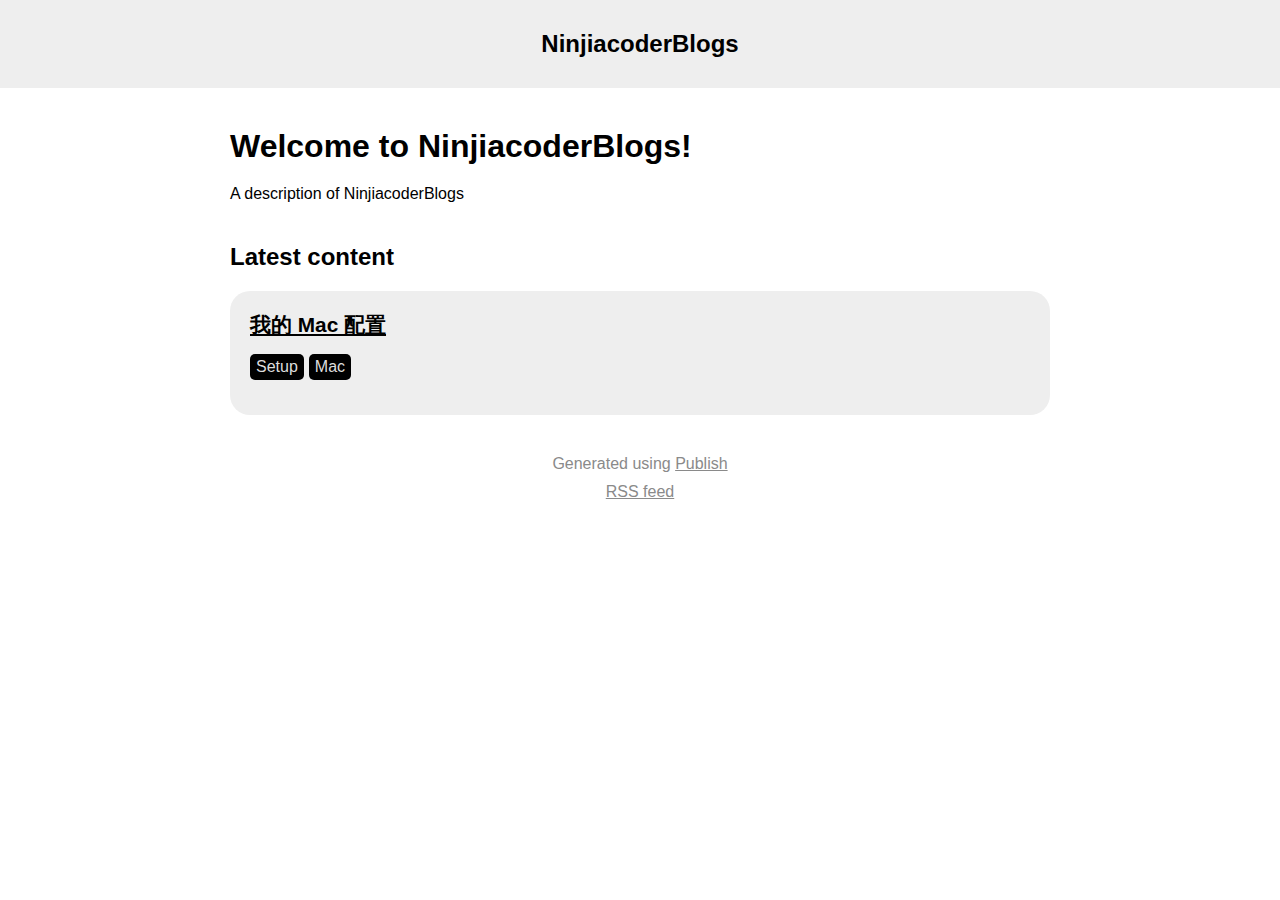
<file: index.html>
<!DOCTYPE html><html lang="en"><head><meta charset="UTF-8"/><meta property="og:site_name" content="NinjiacoderBlogs"/><link rel="canonical" href="https://your-website-url.com"/><meta name="twitter:url" content="https://your-website-url.com"/><meta property="og:url" content="https://your-website-url.com"/><title>Welcome to NinjiacoderBlogs! | NinjiacoderBlogs</title><meta name="twitter:title" content="Welcome to NinjiacoderBlogs! | NinjiacoderBlogs"/><meta property="og:title" content="Welcome to NinjiacoderBlogs! | NinjiacoderBlogs"/><meta name="description" content="A description of NinjiacoderBlogs"/><meta name="twitter:description" content="A description of NinjiacoderBlogs"/><meta property="og:description" content="A description of NinjiacoderBlogs"/><meta name="twitter:card" content="summary"/><link rel="stylesheet" href="/styles.css" type="text/css"/><meta name="viewport" content="width=device-width, initial-scale=1.0"/><link rel="shortcut icon" href="/images/favicon.png" type="image/png"/><link rel="alternate" href="/feed.rss" type="application/rss+xml" title="Subscribe to NinjiacoderBlogs"/></head><body><header><div class="wrapper"><a href="/" class="site-name">NinjiacoderBlogs</a></div></header><div class="wrapper"><h1>Welcome to NinjiacoderBlogs!</h1><p class="description">A description of NinjiacoderBlogs</p><h2>Latest content</h2><ul class="item-list"><li><article><h1><a href="/posts/my-mac-config">我的 Mac 配置</a></h1><ul class="tag-list"><li><a href="/tags/setup">Setup</a></li><li><a href="/tags/mac">Mac</a></li></ul><p></p></article></li></ul></div><footer><p>Generated using <a href="https://github.com/johnsundell/publish">Publish</a></p><p><a href="/feed.rss">RSS feed</a></p></footer></body></html>
</file>
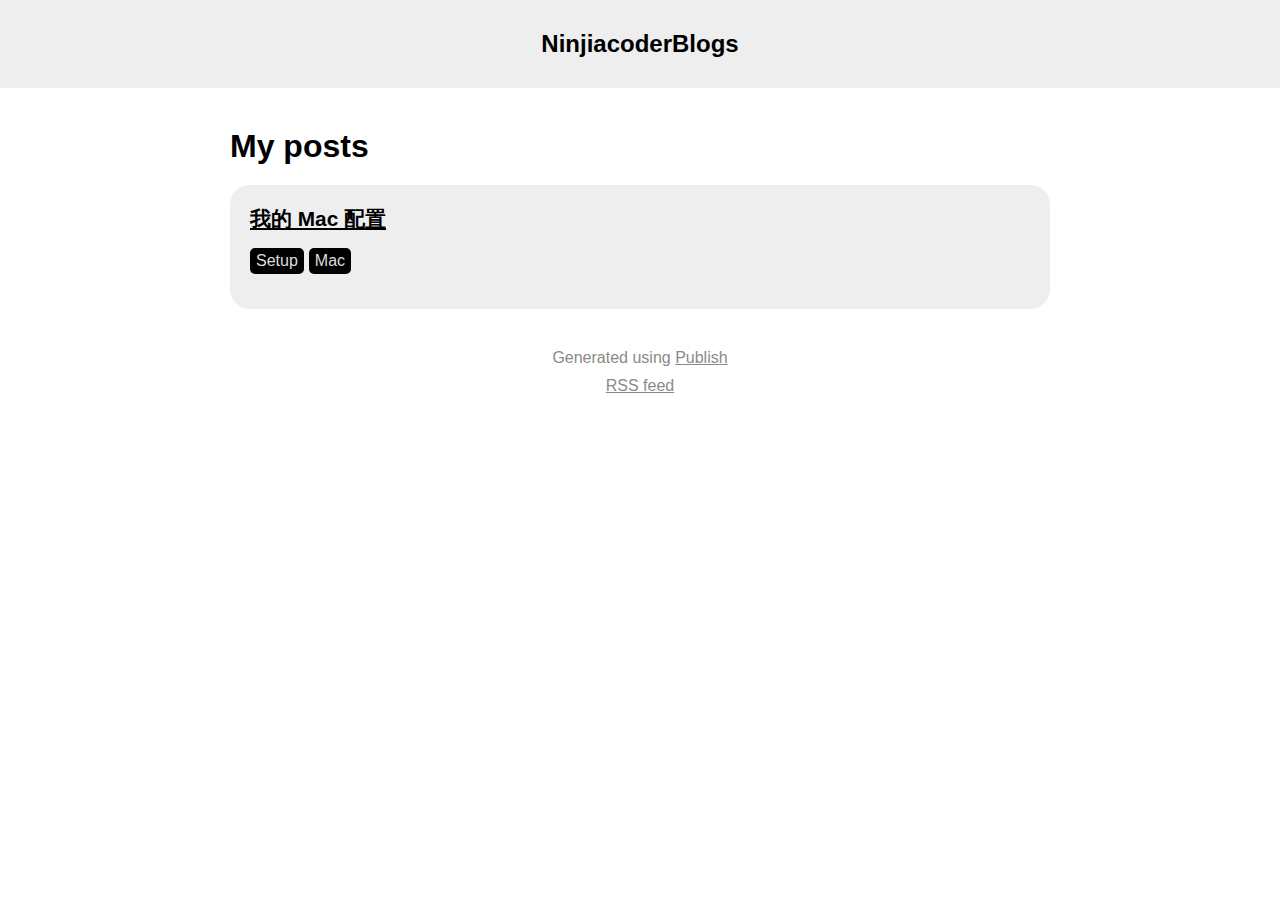
<file: posts/index.html>
<!DOCTYPE html><html lang="en"><head><meta charset="UTF-8"/><meta property="og:site_name" content="NinjiacoderBlogs"/><link rel="canonical" href="https://your-website-url.com/posts"/><meta name="twitter:url" content="https://your-website-url.com/posts"/><meta property="og:url" content="https://your-website-url.com/posts"/><title>My posts | NinjiacoderBlogs</title><meta name="twitter:title" content="My posts | NinjiacoderBlogs"/><meta property="og:title" content="My posts | NinjiacoderBlogs"/><meta name="description" content="A description of NinjiacoderBlogs"/><meta name="twitter:description" content="A description of NinjiacoderBlogs"/><meta property="og:description" content="A description of NinjiacoderBlogs"/><meta name="twitter:card" content="summary"/><link rel="stylesheet" href="/styles.css" type="text/css"/><meta name="viewport" content="width=device-width, initial-scale=1.0"/><link rel="shortcut icon" href="/images/favicon.png" type="image/png"/><link rel="alternate" href="/feed.rss" type="application/rss+xml" title="Subscribe to NinjiacoderBlogs"/></head><body><header><div class="wrapper"><a href="/" class="site-name">NinjiacoderBlogs</a></div></header><div class="wrapper"><h1>My posts</h1><ul class="item-list"><li><article><h1><a href="/posts/my-mac-config">我的 Mac 配置</a></h1><ul class="tag-list"><li><a href="/tags/setup">Setup</a></li><li><a href="/tags/mac">Mac</a></li></ul><p></p></article></li></ul></div><footer><p>Generated using <a href="https://github.com/johnsundell/publish">Publish</a></p><p><a href="/feed.rss">RSS feed</a></p></footer></body></html>
</file>
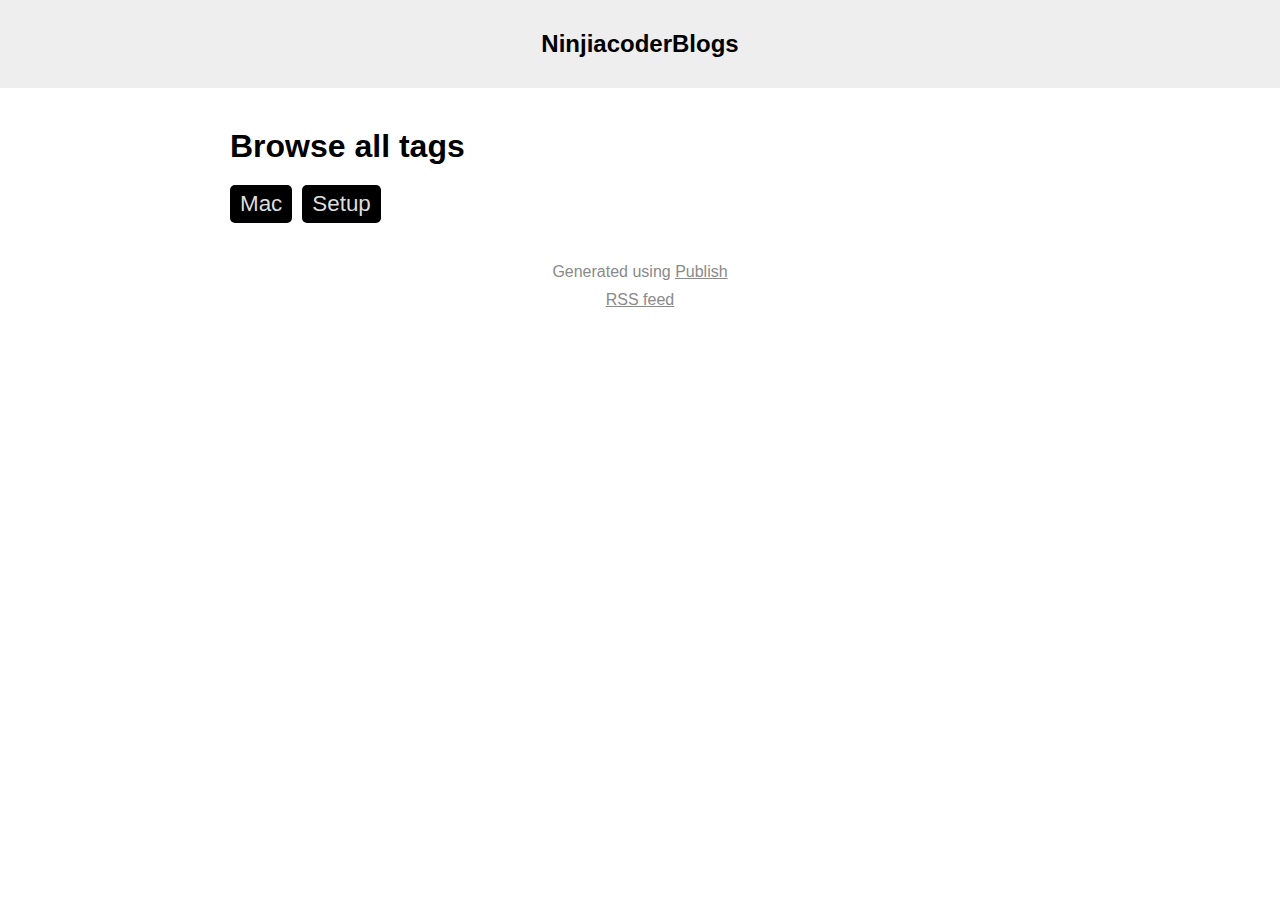
<file: tags/index.html>
<!DOCTYPE html><html lang="en"><head><meta charset="UTF-8"/><meta property="og:site_name" content="NinjiacoderBlogs"/><link rel="canonical" href="https://your-website-url.com/tags"/><meta name="twitter:url" content="https://your-website-url.com/tags"/><meta property="og:url" content="https://your-website-url.com/tags"/><title>NinjiacoderBlogs</title><meta name="twitter:title" content="NinjiacoderBlogs"/><meta property="og:title" content="NinjiacoderBlogs"/><meta name="description" content="A description of NinjiacoderBlogs"/><meta name="twitter:description" content="A description of NinjiacoderBlogs"/><meta property="og:description" content="A description of NinjiacoderBlogs"/><meta name="twitter:card" content="summary"/><link rel="stylesheet" href="/styles.css" type="text/css"/><meta name="viewport" content="width=device-width, initial-scale=1.0"/><link rel="shortcut icon" href="/images/favicon.png" type="image/png"/><link rel="alternate" href="/feed.rss" type="application/rss+xml" title="Subscribe to NinjiacoderBlogs"/></head><body><header><div class="wrapper"><a href="/" class="site-name">NinjiacoderBlogs</a></div></header><div class="wrapper"><h1>Browse all tags</h1><ul class="all-tags"><li class="tag"><a href="/tags/mac">Mac</a></li><li class="tag"><a href="/tags/setup">Setup</a></li></ul></div><footer><p>Generated using <a href="https://github.com/johnsundell/publish">Publish</a></p><p><a href="/feed.rss">RSS feed</a></p></footer></body></html>
</file>
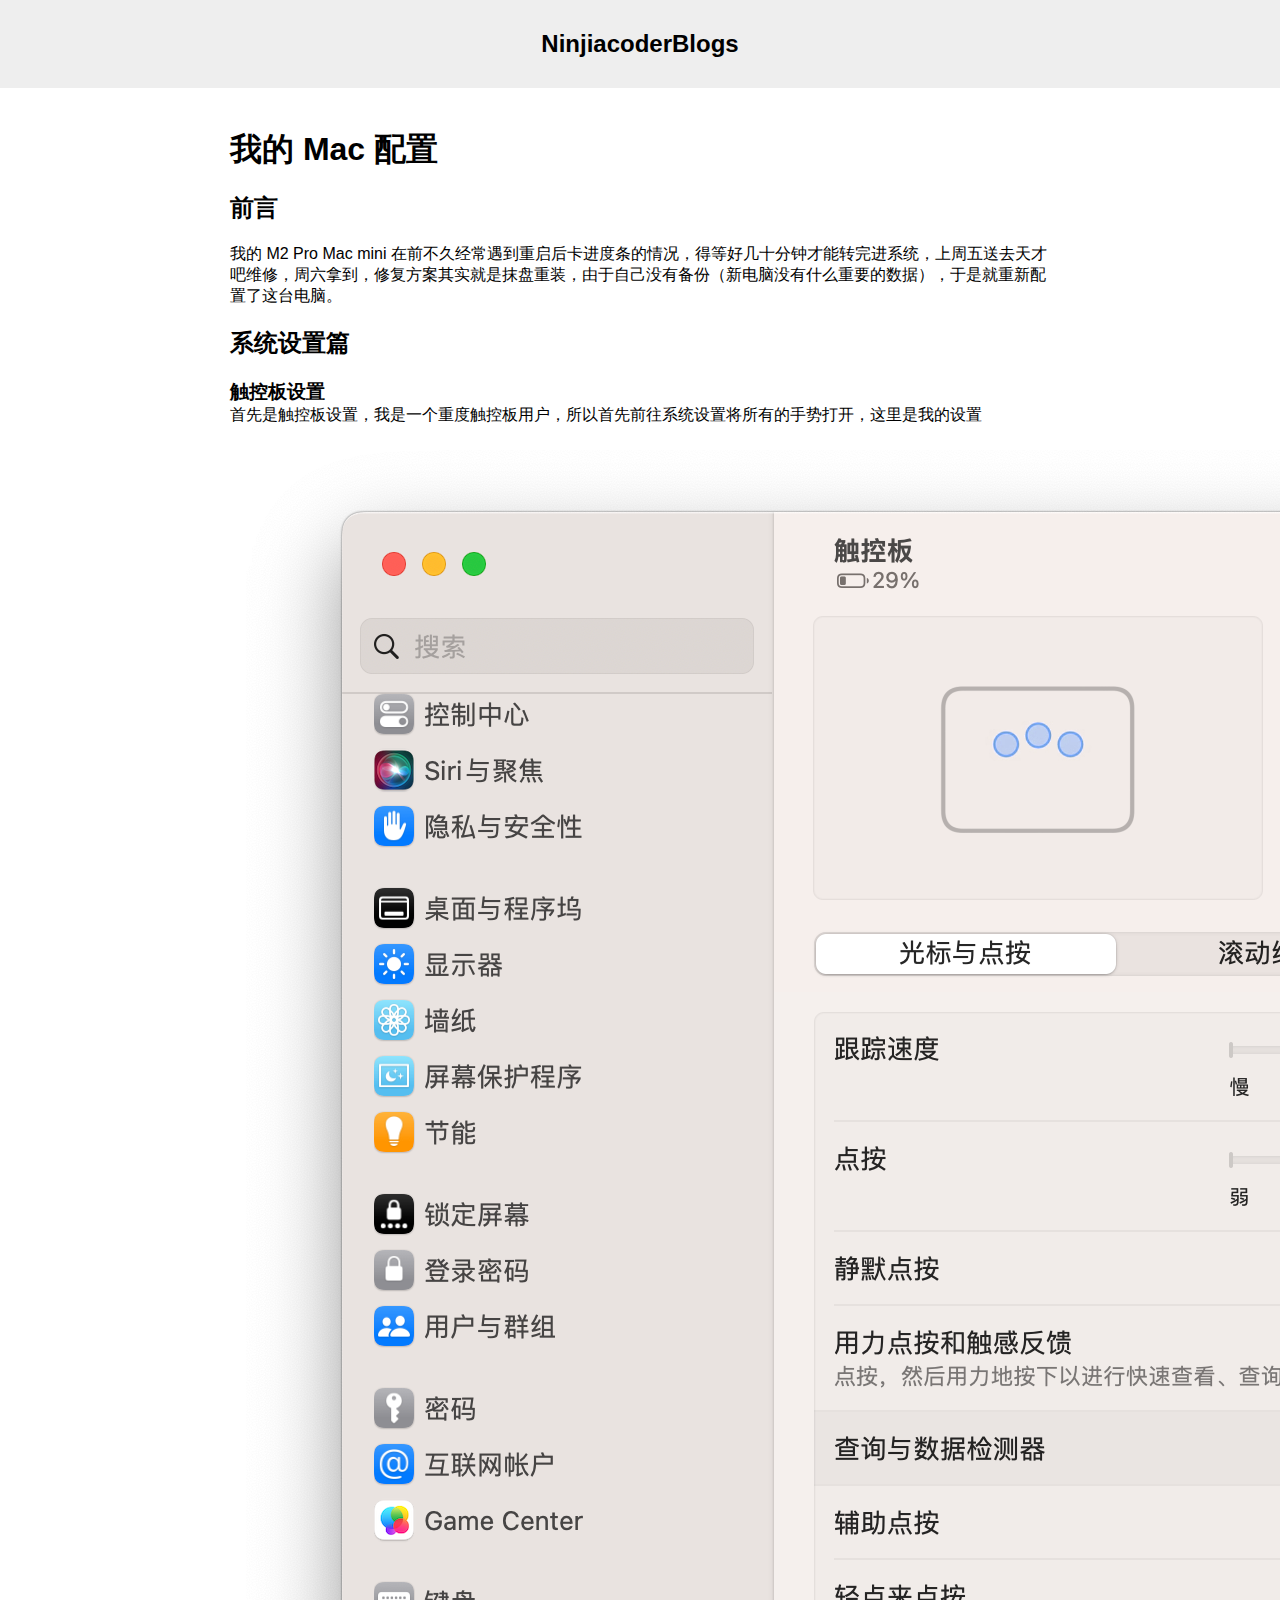
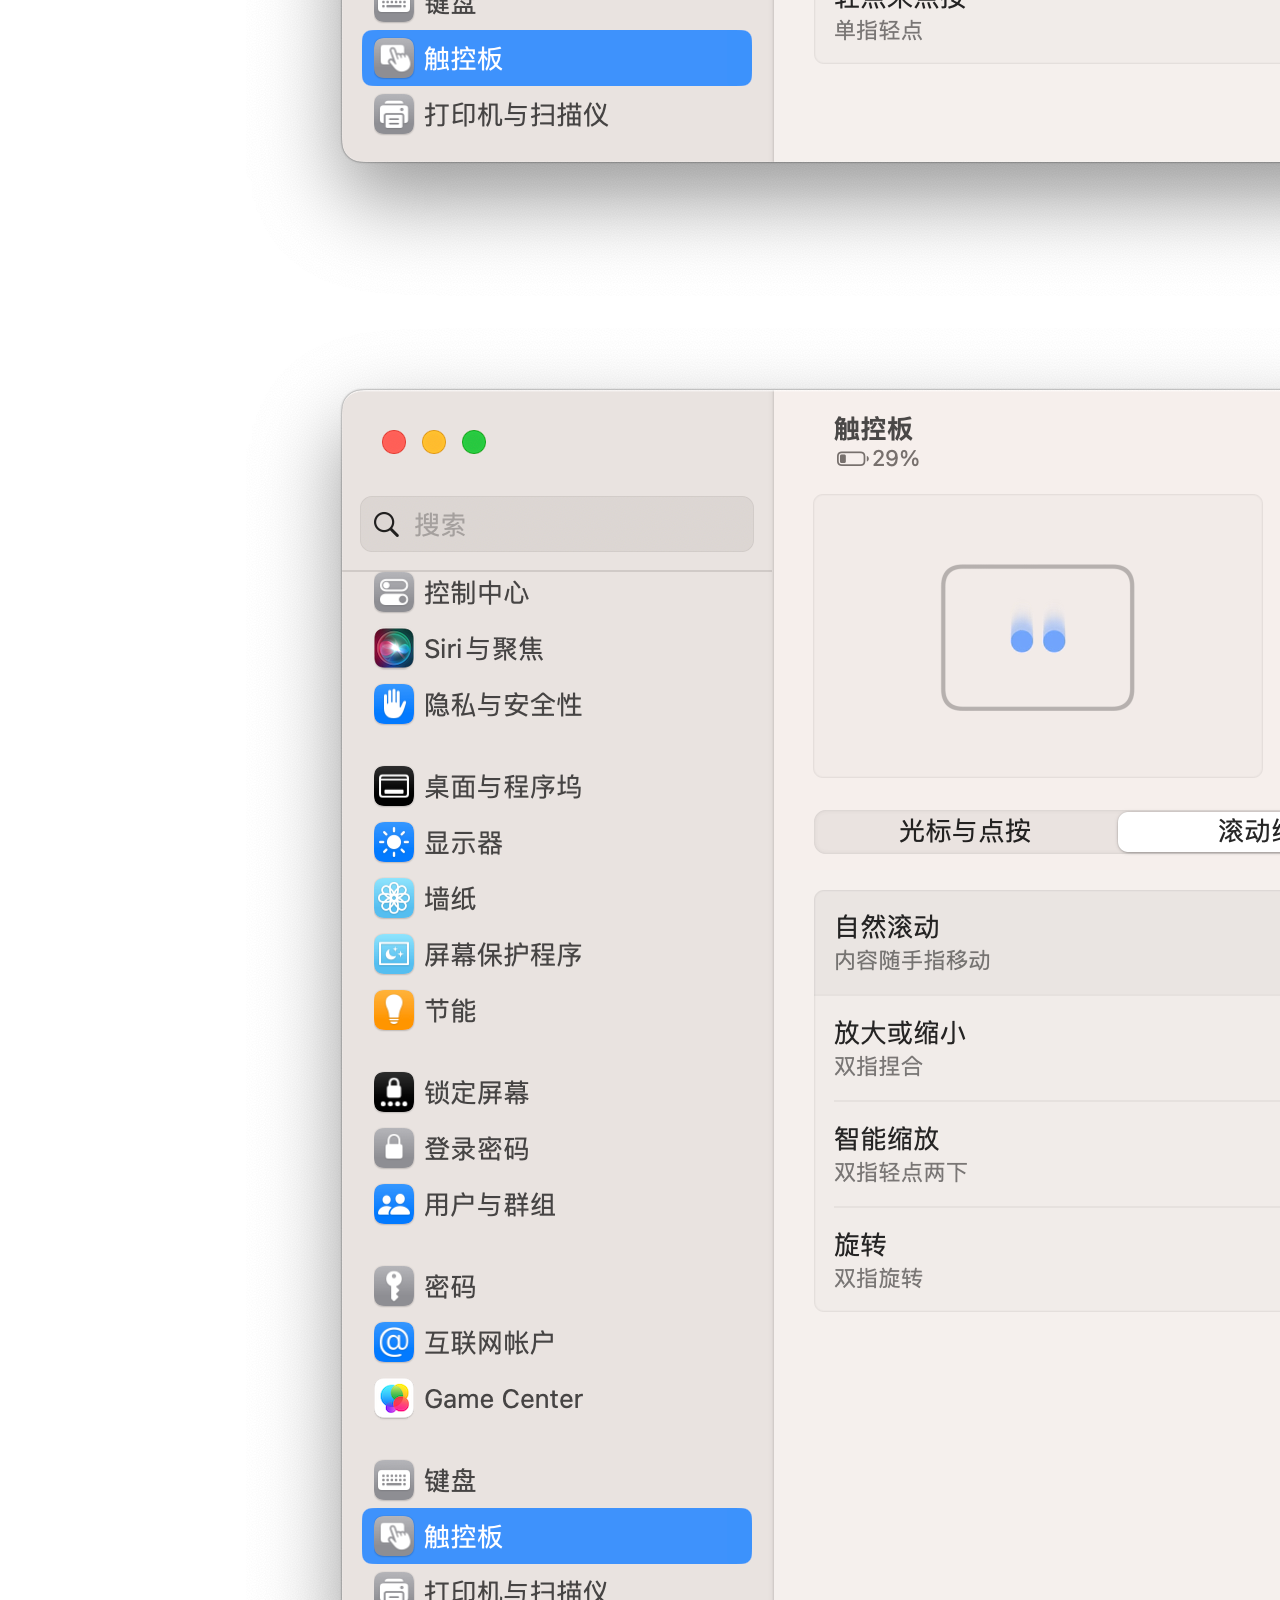
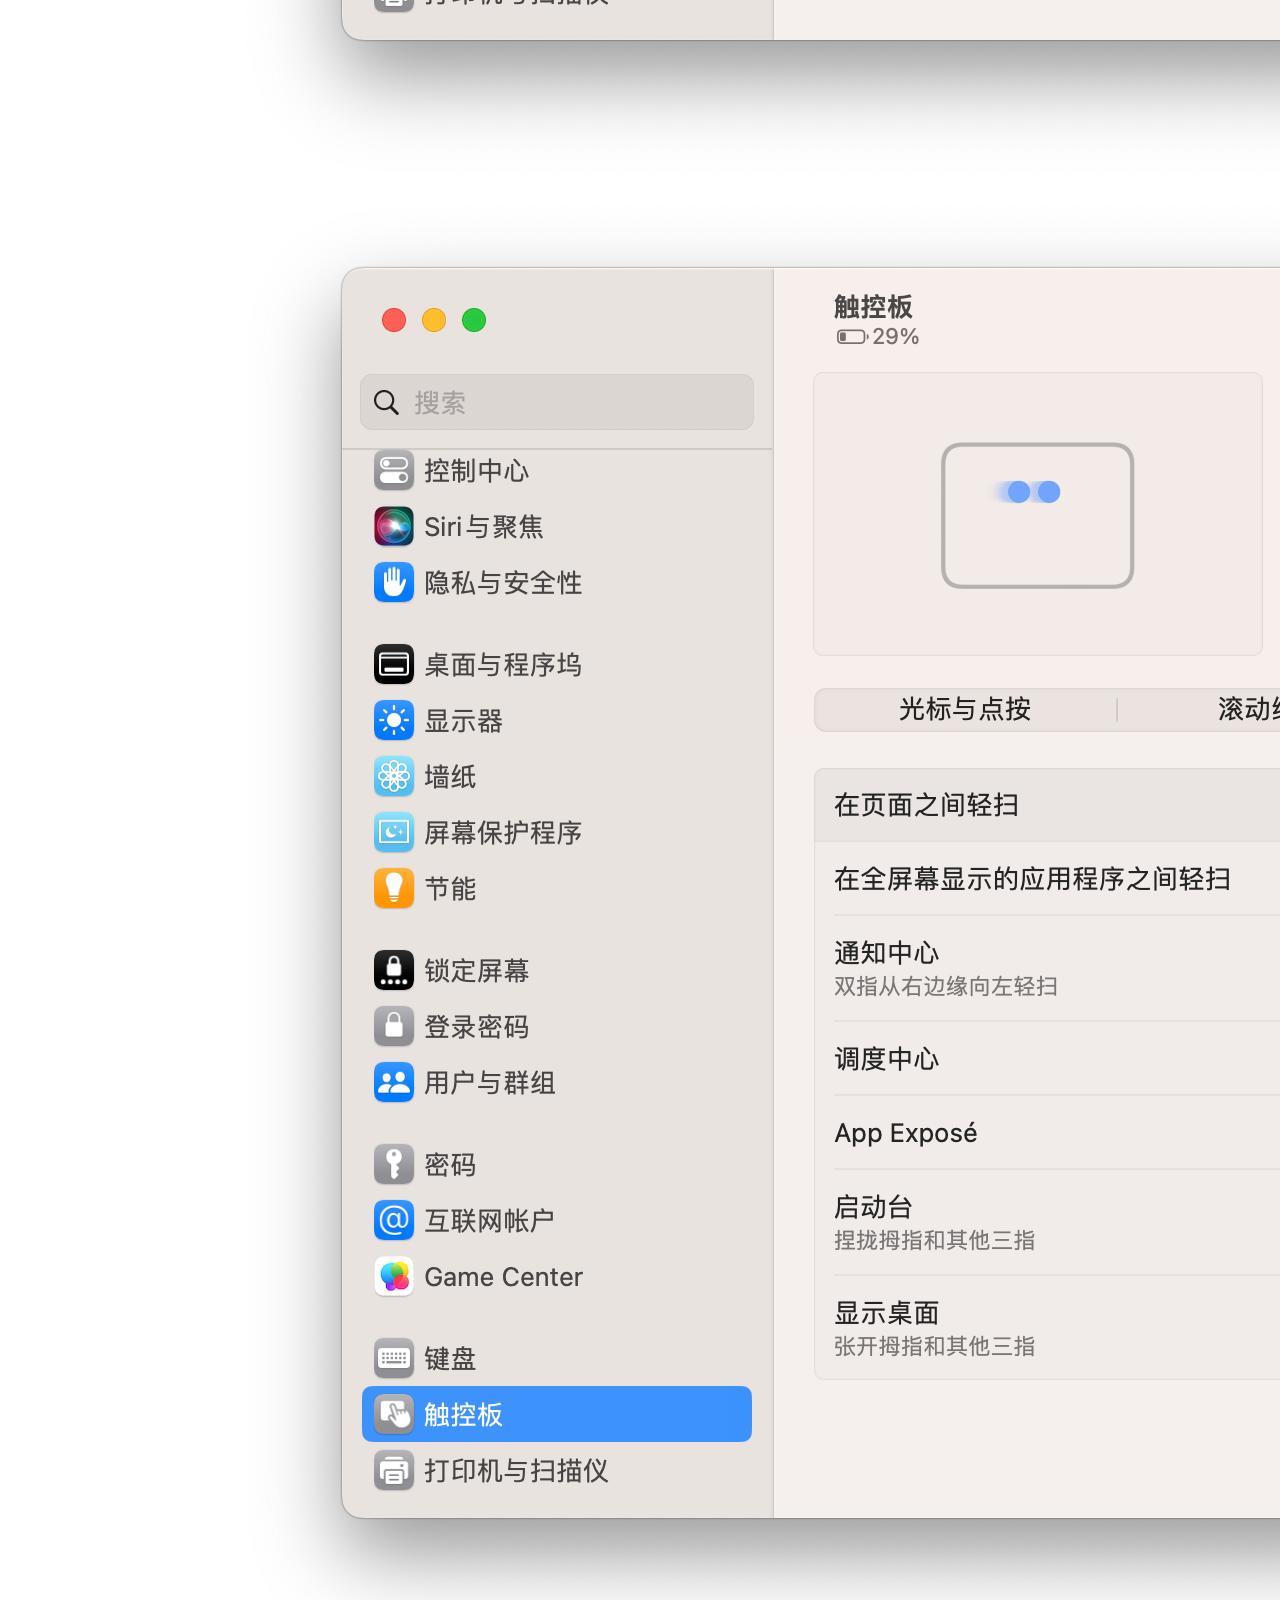
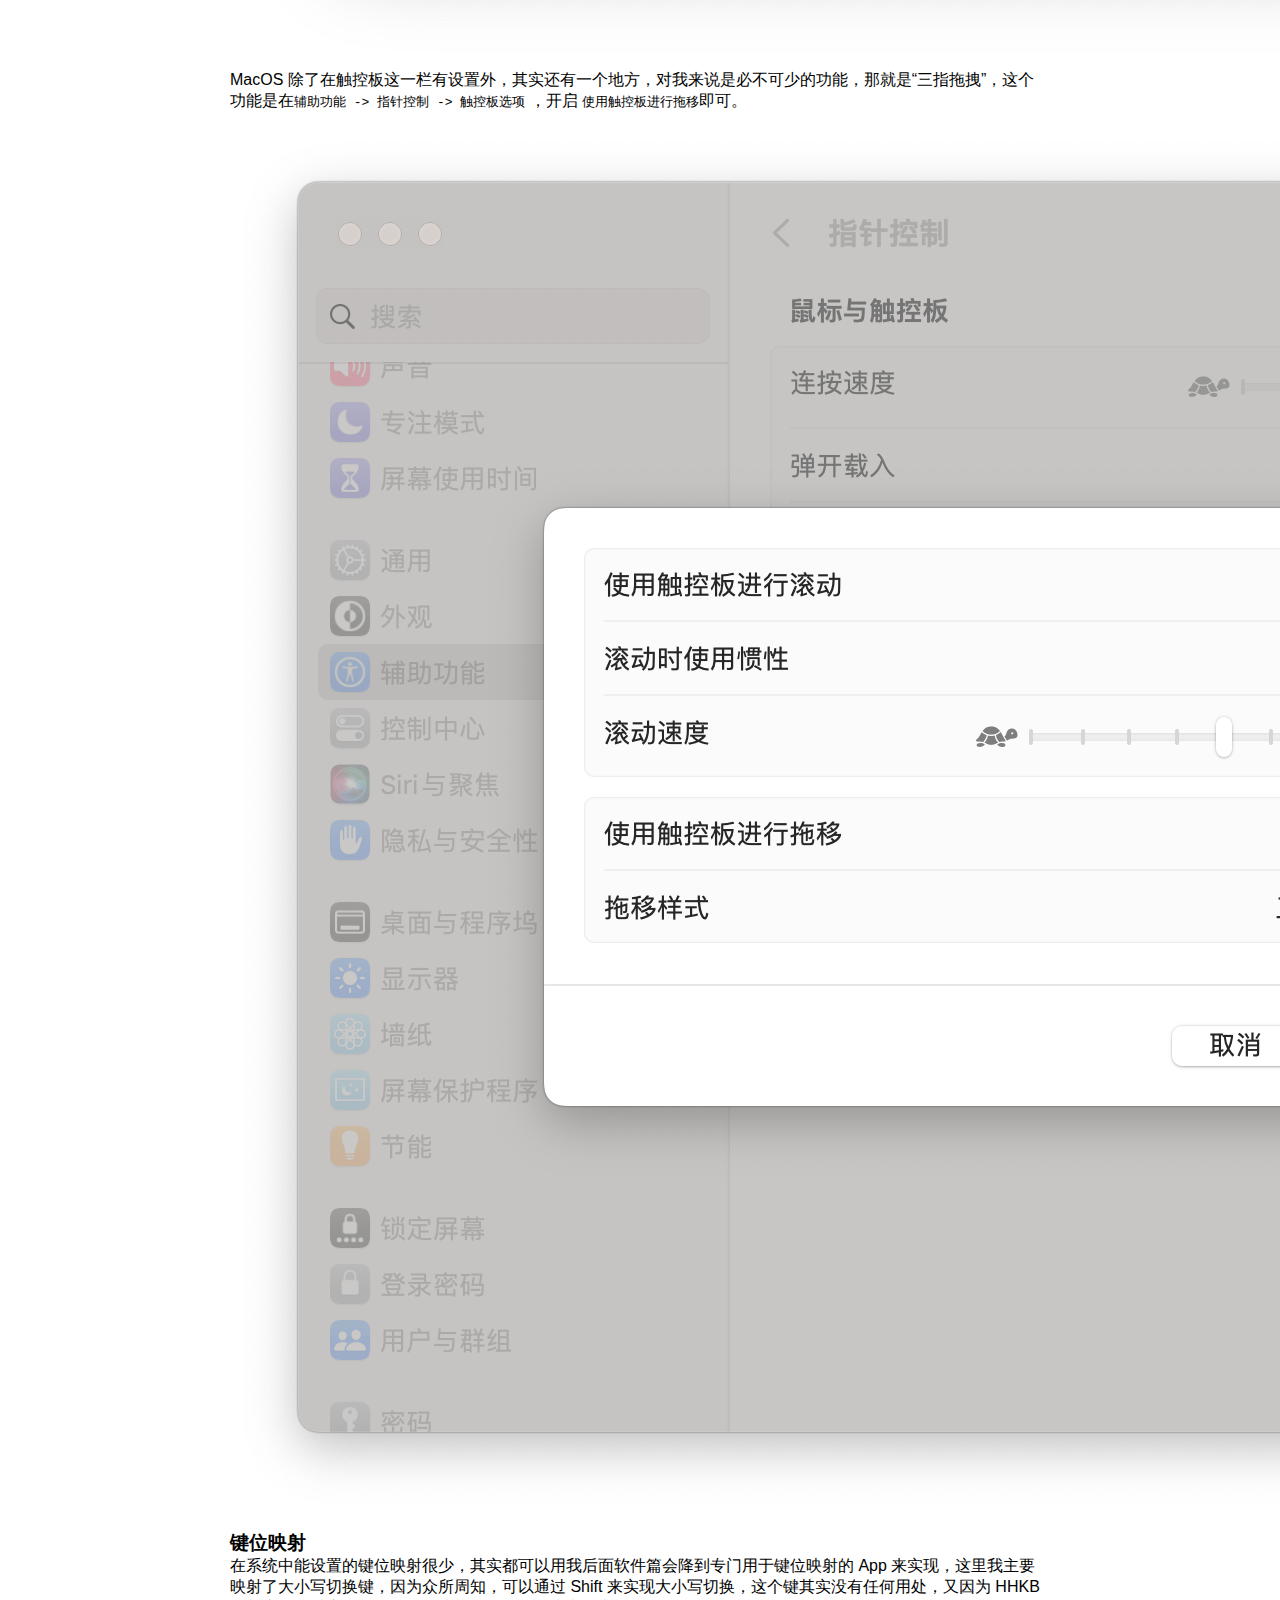
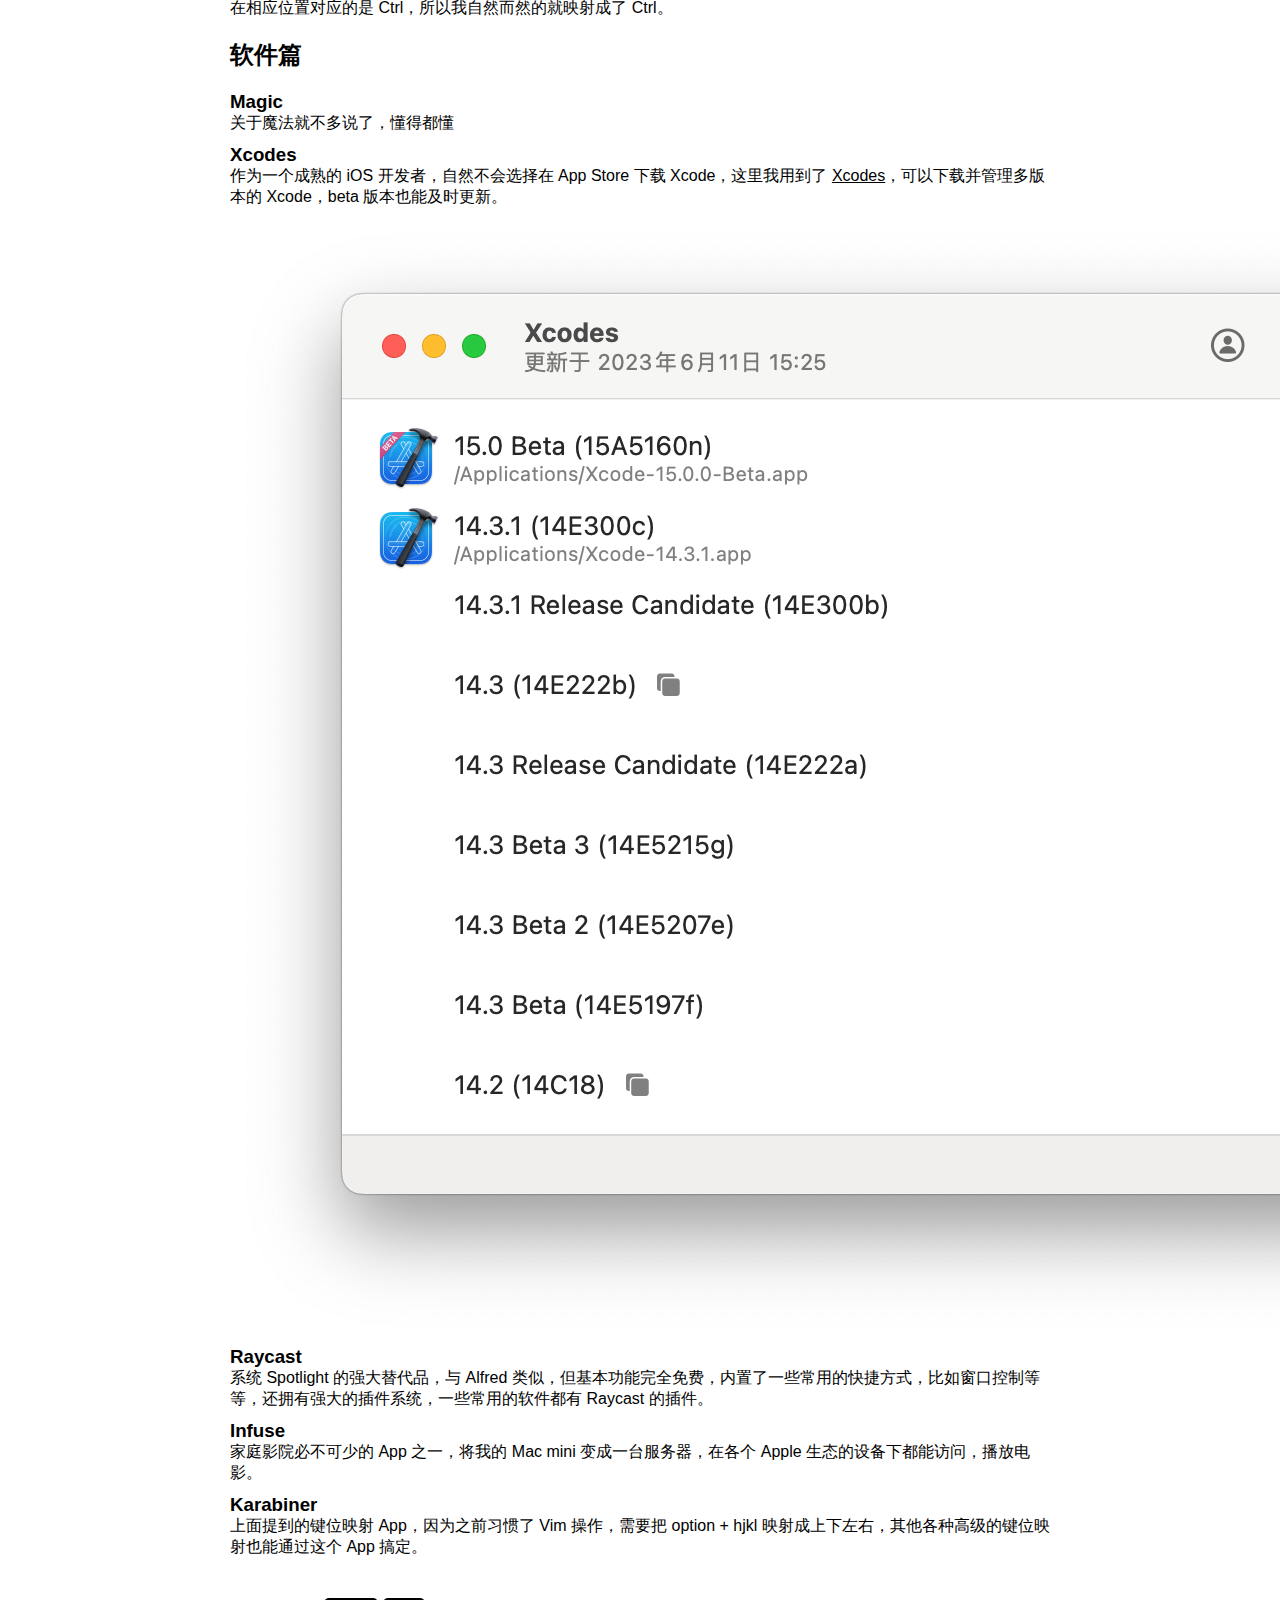
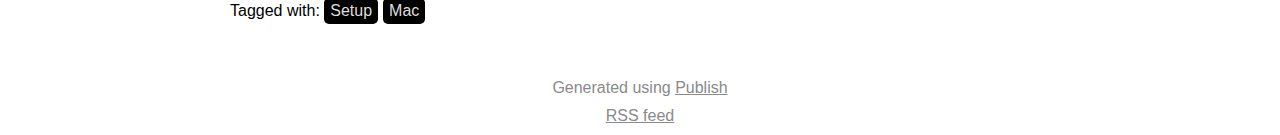
<file: posts/my-mac-config/index.html>
<!DOCTYPE html><html lang="en"><head><meta charset="UTF-8"/><meta property="og:site_name" content="NinjiacoderBlogs"/><link rel="canonical" href="https://your-website-url.com/posts/my-mac-config"/><meta name="twitter:url" content="https://your-website-url.com/posts/my-mac-config"/><meta property="og:url" content="https://your-website-url.com/posts/my-mac-config"/><title>我的 Mac 配置 | NinjiacoderBlogs</title><meta name="twitter:title" content="我的 Mac 配置 | NinjiacoderBlogs"/><meta property="og:title" content="我的 Mac 配置 | NinjiacoderBlogs"/><meta name="description" content="A description of NinjiacoderBlogs"/><meta name="twitter:description" content="A description of NinjiacoderBlogs"/><meta property="og:description" content="A description of NinjiacoderBlogs"/><meta name="twitter:card" content="summary"/><link rel="stylesheet" href="/styles.css" type="text/css"/><meta name="viewport" content="width=device-width, initial-scale=1.0"/><link rel="shortcut icon" href="/images/favicon.png" type="image/png"/><link rel="alternate" href="/feed.rss" type="application/rss+xml" title="Subscribe to NinjiacoderBlogs"/></head><body class="item-page"><header><div class="wrapper"><a href="/" class="site-name">NinjiacoderBlogs</a></div></header><div class="wrapper"><article><div class="content"><h1>我的 Mac 配置</h1><h2>前言</h2><p>我的 M2 Pro Mac mini 在前不久经常遇到重启后卡进度条的情况，得等好几十分钟才能转完进系统，上周五送去天才吧维修，周六拿到，修复方案其实就是抹盘重装，由于自己没有备份（新电脑没有什么重要的数据），于是就重新配置了这台电脑。</p><h2>系统设置篇</h2><h3>触控板设置</h3><p>首先是触控板设置，我是一个重度触控板用户，所以首先前往系统设置将所有的手势打开，这里是我的设置</p><img src="../../Resources/imgs/截屏2023-06-11 11.27.36.png" alt="截屏2023-06-11 11.27.36"/><img src="../../Resources/imgs/截屏2023-06-11 11.27.41.png" alt="截屏2023-06-11 11.27.41"/><img src="../../Resources/imgs/截屏2023-06-11 11.27.44.png" alt="截屏2023-06-11 11.27.44"/><p>MacOS 除了在触控板这一栏有设置外，其实还有一个地方，对我来说是必不可少的功能，那就是“三指拖拽”，这个功能是在<code>辅助功能 -&gt; 指针控制 -&gt; 触控板选项</code> ，开启 <code>使用触控板进行拖移</code>即可。<br><br><img src="../../Resources/imgs/截屏2023-06-11 15.12.50.png" alt="截屏2023-06-11 15.12.50"/></p><h3>键位映射</h3><p>在系统中能设置的键位映射很少，其实都可以用我后面软件篇会降到专门用于键位映射的 App 来实现，这里我主要映射了大小写切换键，因为众所周知，可以通过 Shift 来实现大小写切换，这个键其实没有任何用处，又因为 HHKB 在相应位置对应的是 Ctrl，所以我自然而然的就映射成了 Ctrl。</p><h2>软件篇</h2><h3>Magic</h3><p>关于魔法就不多说了，懂得都懂</p><h3>Xcodes</h3><p>作为一个成熟的 iOS 开发者，自然不会选择在 App Store 下载 Xcode，这里我用到了 <a href="https://github.com/XcodesOrg/XcodesApp">Xcodes</a>，可以下载并管理多版本的 Xcode，beta 版本也能及时更新。</p><img src="../../Resources/imgs/%E6%88%AA%E5%B1%8F2023-06-11%2015.25.51.png" alt="截屏2023-06-11 15.25.51"/><h3>Raycast</h3><p>系统 Spotlight 的强大替代品，与 Alfred 类似，但基本功能完全免费，内置了一些常用的快捷方式，比如窗口控制等等，还拥有强大的插件系统，一些常用的软件都有 Raycast 的插件。</p><h3>Infuse</h3><p>家庭影院必不可少的 App 之一，将我的 Mac mini 变成一台服务器，在各个 Apple 生态的设备下都能访问，播放电影。</p><h3>Karabiner</h3><p>上面提到的键位映射 App，因为之前习惯了 Vim 操作，需要把 option + hjkl 映射成上下左右，其他各种高级的键位映射也能通过这个 App 搞定。</p></div><span>Tagged with: </span><ul class="tag-list"><li><a href="/tags/setup">Setup</a></li><li><a href="/tags/mac">Mac</a></li></ul></article></div><footer><p>Generated using <a href="https://github.com/johnsundell/publish">Publish</a></p><p><a href="/feed.rss">RSS feed</a></p></footer></body></html>
</file>
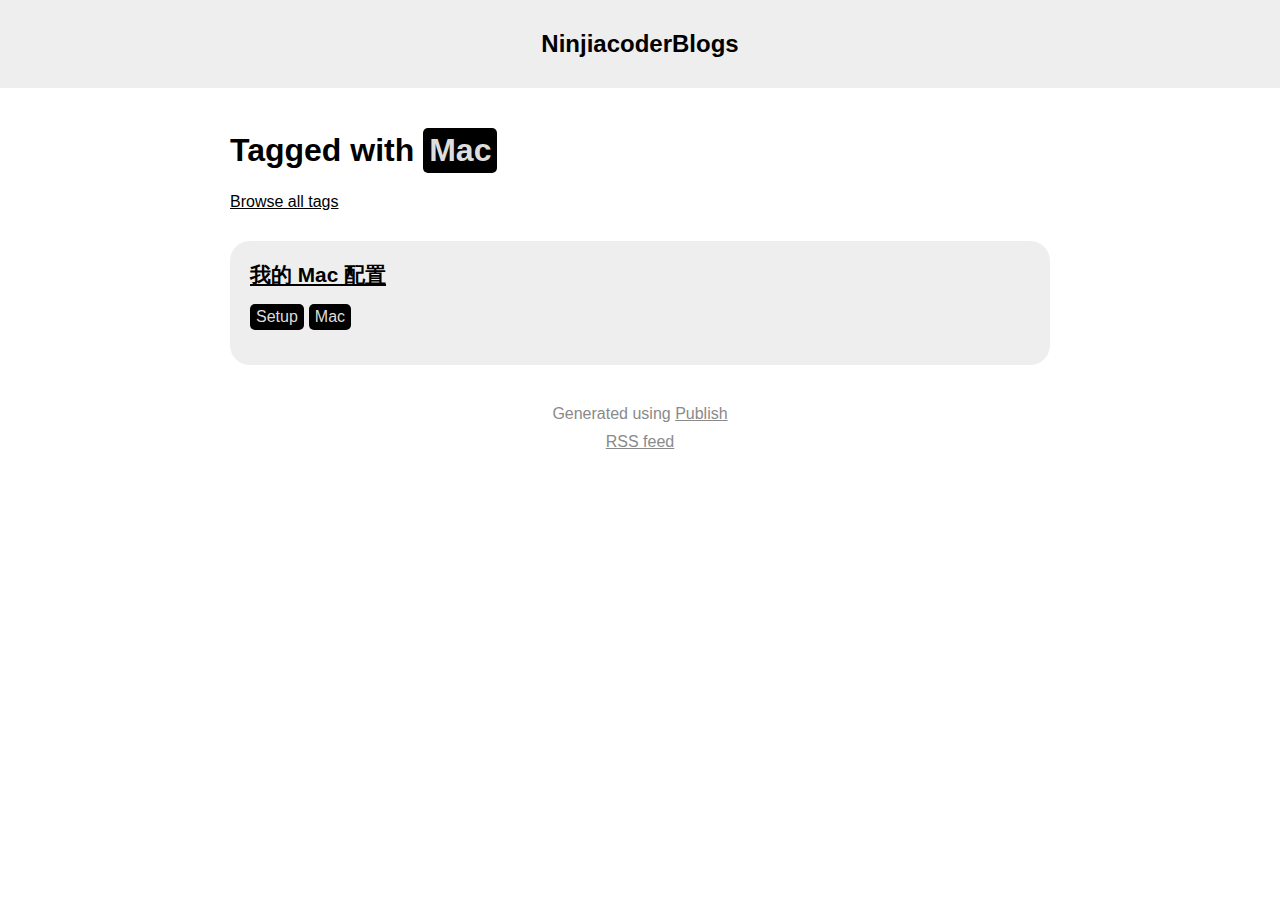
<file: tags/mac/index.html>
<!DOCTYPE html><html lang="en"><head><meta charset="UTF-8"/><meta property="og:site_name" content="NinjiacoderBlogs"/><link rel="canonical" href="https://your-website-url.com/tags/mac"/><meta name="twitter:url" content="https://your-website-url.com/tags/mac"/><meta property="og:url" content="https://your-website-url.com/tags/mac"/><title>NinjiacoderBlogs</title><meta name="twitter:title" content="NinjiacoderBlogs"/><meta property="og:title" content="NinjiacoderBlogs"/><meta name="description" content="A description of NinjiacoderBlogs"/><meta name="twitter:description" content="A description of NinjiacoderBlogs"/><meta property="og:description" content="A description of NinjiacoderBlogs"/><meta name="twitter:card" content="summary"/><link rel="stylesheet" href="/styles.css" type="text/css"/><meta name="viewport" content="width=device-width, initial-scale=1.0"/><link rel="shortcut icon" href="/images/favicon.png" type="image/png"/><link rel="alternate" href="/feed.rss" type="application/rss+xml" title="Subscribe to NinjiacoderBlogs"/></head><body><header><div class="wrapper"><a href="/" class="site-name">NinjiacoderBlogs</a></div></header><div class="wrapper"><h1>Tagged with <span class="tag">Mac</span></h1><a href="/tags" class="browse-all">Browse all tags</a><ul class="item-list"><li><article><h1><a href="/posts/my-mac-config">我的 Mac 配置</a></h1><ul class="tag-list"><li><a href="/tags/setup">Setup</a></li><li><a href="/tags/mac">Mac</a></li></ul><p></p></article></li></ul></div><footer><p>Generated using <a href="https://github.com/johnsundell/publish">Publish</a></p><p><a href="/feed.rss">RSS feed</a></p></footer></body></html>
</file>
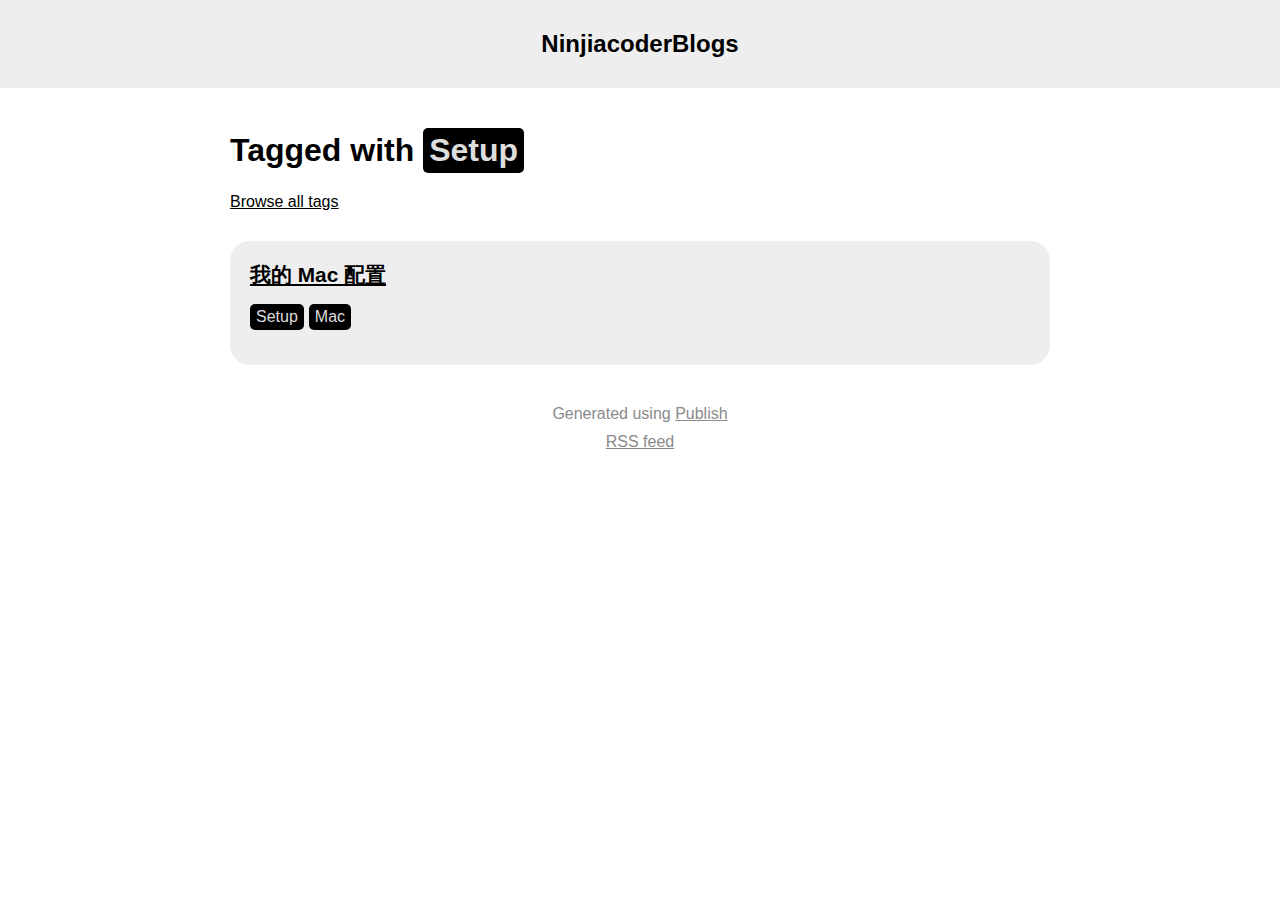
<file: tags/setup/index.html>
<!DOCTYPE html><html lang="en"><head><meta charset="UTF-8"/><meta property="og:site_name" content="NinjiacoderBlogs"/><link rel="canonical" href="https://your-website-url.com/tags/setup"/><meta name="twitter:url" content="https://your-website-url.com/tags/setup"/><meta property="og:url" content="https://your-website-url.com/tags/setup"/><title>NinjiacoderBlogs</title><meta name="twitter:title" content="NinjiacoderBlogs"/><meta property="og:title" content="NinjiacoderBlogs"/><meta name="description" content="A description of NinjiacoderBlogs"/><meta name="twitter:description" content="A description of NinjiacoderBlogs"/><meta property="og:description" content="A description of NinjiacoderBlogs"/><meta name="twitter:card" content="summary"/><link rel="stylesheet" href="/styles.css" type="text/css"/><meta name="viewport" content="width=device-width, initial-scale=1.0"/><link rel="shortcut icon" href="/images/favicon.png" type="image/png"/><link rel="alternate" href="/feed.rss" type="application/rss+xml" title="Subscribe to NinjiacoderBlogs"/></head><body><header><div class="wrapper"><a href="/" class="site-name">NinjiacoderBlogs</a></div></header><div class="wrapper"><h1>Tagged with <span class="tag">Setup</span></h1><a href="/tags" class="browse-all">Browse all tags</a><ul class="item-list"><li><article><h1><a href="/posts/my-mac-config">我的 Mac 配置</a></h1><ul class="tag-list"><li><a href="/tags/setup">Setup</a></li><li><a href="/tags/mac">Mac</a></li></ul><p></p></article></li></ul></div><footer><p>Generated using <a href="https://github.com/johnsundell/publish">Publish</a></p><p><a href="/feed.rss">RSS feed</a></p></footer></body></html>
</file>
<file: styles.css>
/**
*  Publish Foundation theme
*  Copyright (c) John Sundell 2019
*  MIT license, see LICENSE file for details
*/

* {
    margin: 0;
    padding: 0;
    box-sizing: border-box;
}

body {
    background: #fff;
    color: #000;
    font-family: Helvetica, Arial;
    text-align: center;
}

.wrapper {
    max-width: 900px;
    margin-left: auto;
    margin-right: auto;
    padding: 40px;
    text-align: left;
}

header {
    background-color: #eee;
}

header .wrapper {
    padding-top: 30px;
    padding-bottom: 30px;
    text-align: center;
}

header a {
    text-decoration: none;
}

header .site-name {
    font-size: 1.5em;
    color: #000;
    font-weight: bold;
}

nav {
    margin-top: 20px;
}

nav li {
    display: inline-block;
    margin: 0 7px;
    line-height: 1.5em;
}

nav li a.selected {
    text-decoration: underline;
}

h1 {
    margin-bottom: 20px;
    font-size: 2em;
}

h2 {
    margin: 20px 0;
}

p {
    margin-bottom: 10px;
}

a {
    color: inherit;
}

.description {
    margin-bottom: 40px;
}

.item-list > li {
    display: block;
    padding: 20px;
    border-radius: 20px;
    background-color: #eee;
    margin-bottom: 20px;
}

.item-list > li:last-child {
    margin-bottom: 0;
}

.item-list h1 {
    margin-bottom: 15px;
    font-size: 1.3em;
}

.item-list p {
    margin-bottom: 0;
}

.tag-list {
    margin-bottom: 15px;
}

.tag-list li,
.tag {
    display: inline-block;
    background-color: #000;
    color: #ddd;
    padding: 4px 6px;
    border-radius: 5px;
    margin-right: 5px;
}

.tag-list a,
.tag a {
    text-decoration: none;
}

.item-page .tag-list {
    display: inline-block;
}

.content {
    margin-bottom: 40px;
}

.browse-all {
    display: block;
    margin-bottom: 30px;
}

.all-tags li {
    font-size: 1.4em;
    margin-right: 10px;
    padding: 6px 10px;
}

footer {
    color: #8a8a8a;
}

@media (prefers-color-scheme: dark) {
    body {
        background-color: #222;
    }

    body,
    header .site-name {
        color: #ddd;
    }

    .item-list > li {
        background-color: #333;
    }

    header {
        background-color: #000;
    }
}

@media(max-width: 600px) {
    .wrapper {
        padding: 40px 20px;
    }
}
</file>
